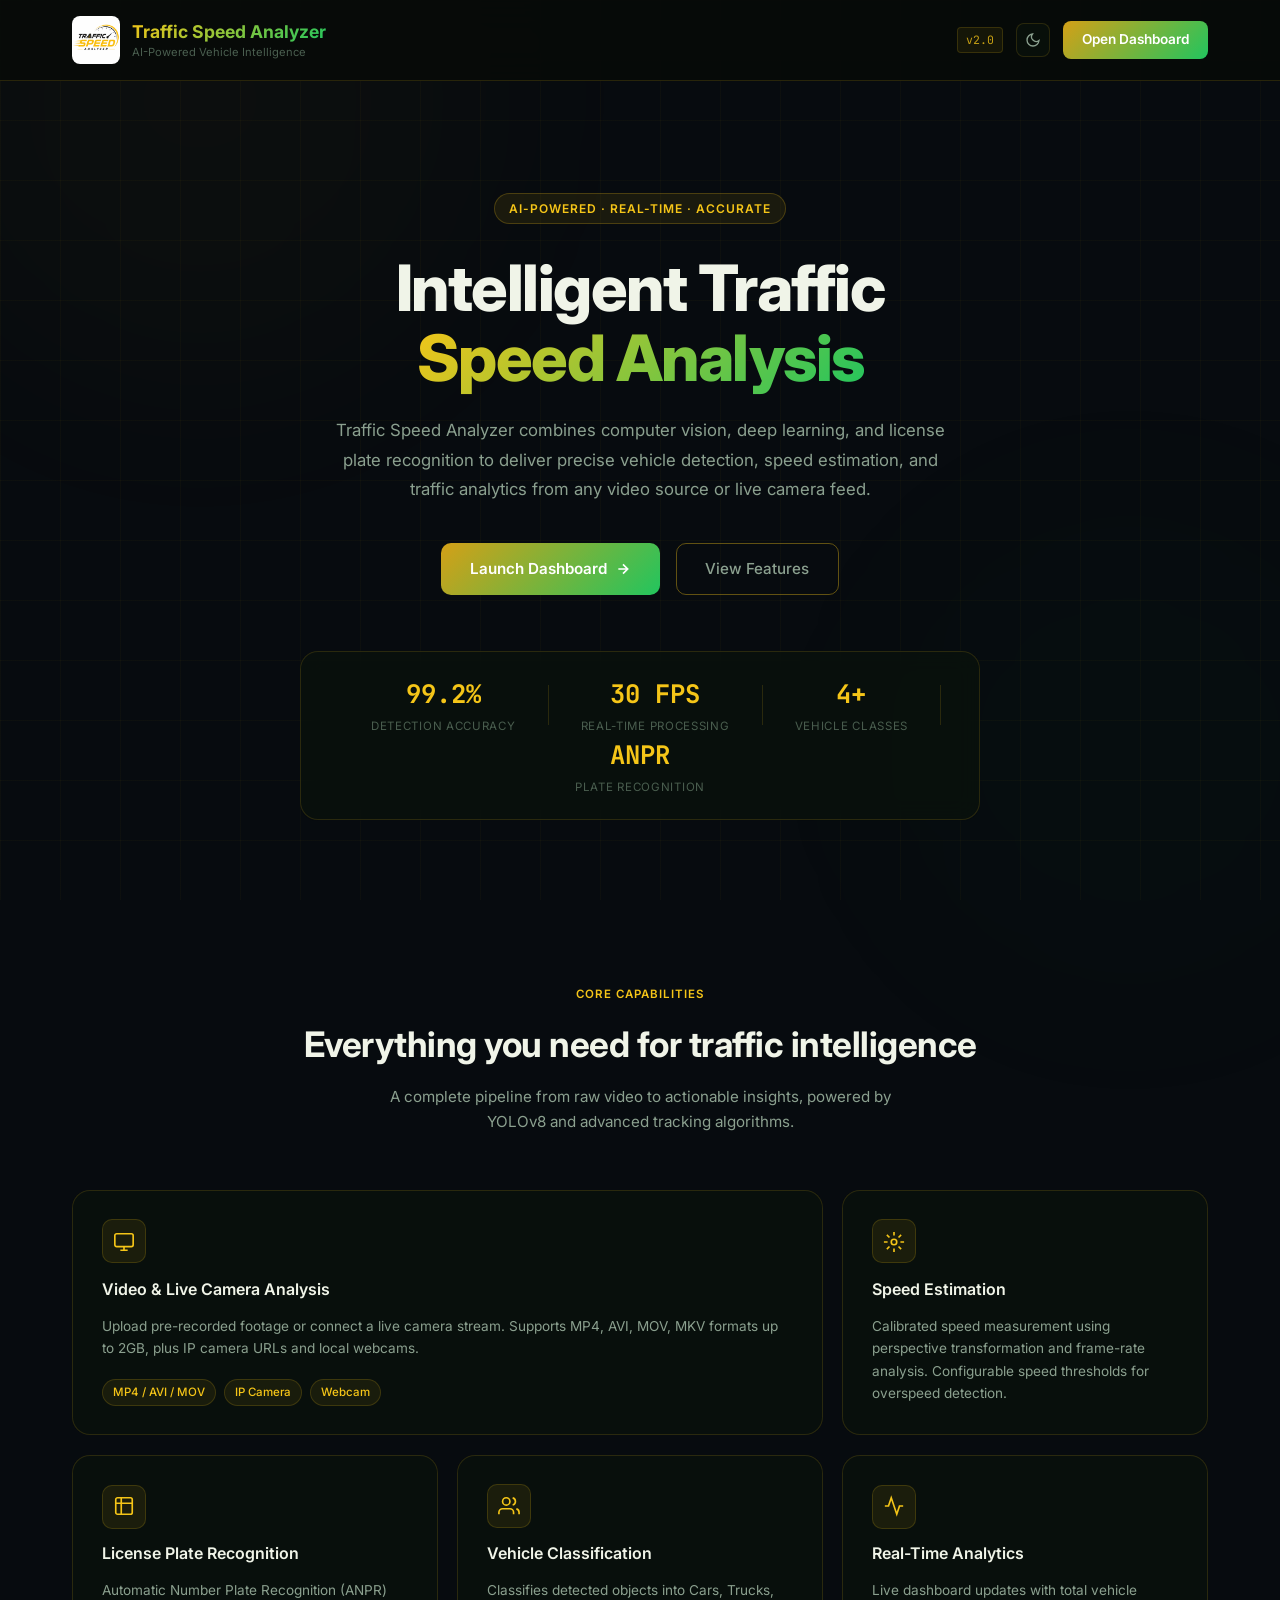
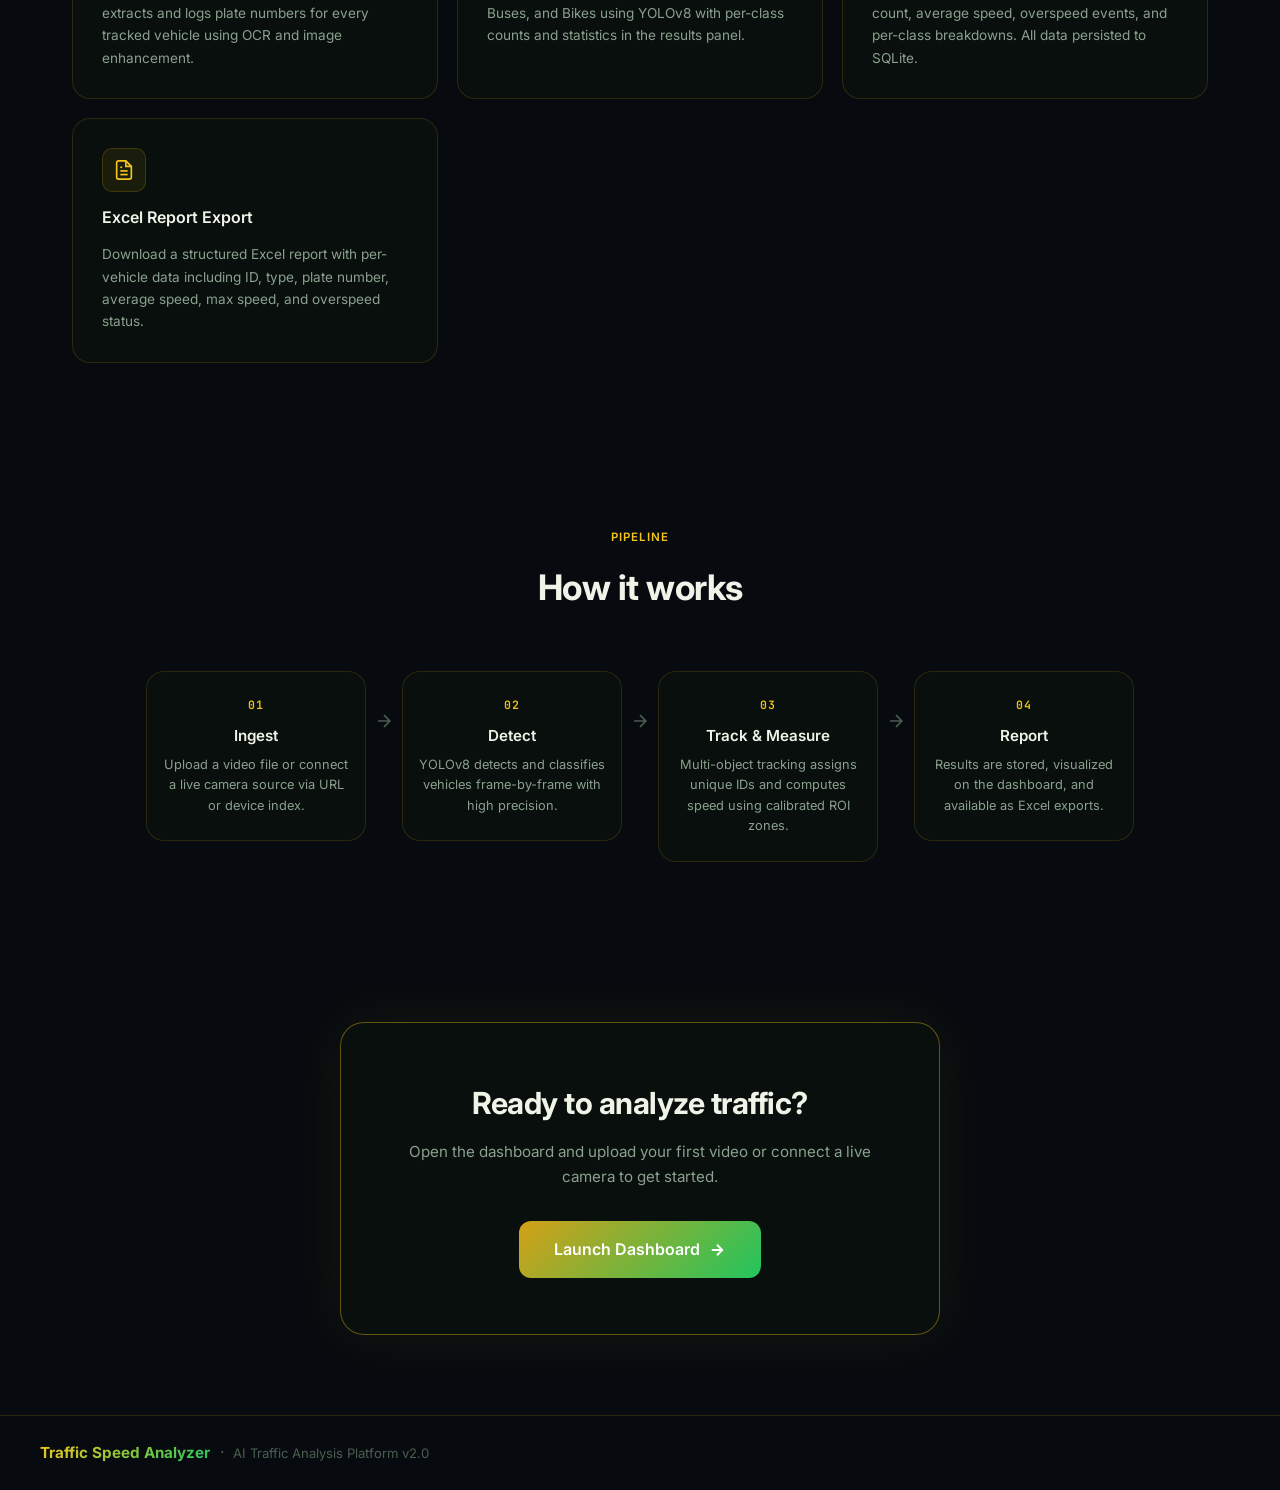
<file: templates/landing.html>
<!DOCTYPE html>
<html lang="en">

<head>
    <meta charset="UTF-8" />
    <meta name="viewport" content="width=device-width, initial-scale=1.0" />
    <title>Traffic Speed Analyzer — AI Traffic Analysis Platform</title>
    <link rel="icon" type="image/svg+xml" href="/static/favicon.svg" />
    <link rel="shortcut icon" href="/static/favicon.svg" />
    <link rel="preconnect" href="https://fonts.googleapis.com" />
    <link
        href="https://fonts.googleapis.com/css2?family=Inter:wght@300;400;500;600;700;800&family=JetBrains+Mono:wght@400;600&display=swap"
        rel="stylesheet" />
    <link rel="stylesheet" href="/static/css/landing.css" />
    <script>if (localStorage.getItem('traffic-analyzer-theme') === 'light') document.documentElement.classList.add('light');</script>
</head>

<body>

    <div class="bg-grid" aria-hidden="true"></div>
    <div class="bg-glow bg-glow-1" aria-hidden="true"></div>
    <div class="bg-glow bg-glow-2" aria-hidden="true"></div>

    <!-- Nav -->
    <nav class="nav">
        <div class="nav-inner">
            <div class="brand">
                <img src="/static/image.png" alt="Traffic Speed Analyzer" class="brand-logo-landing" />
                <div>
                    <div class="brand-name">Traffic Speed Analyzer</div>
                    <div class="brand-sub">AI-Powered Vehicle Intelligence</div>
                </div>
            </div>
            <div class="nav-right">
                <span class="version-tag">v2.0</span>
                <button class="theme-toggle-btn" id="themeToggle" onclick="ThemeManager.toggle()" title="Toggle theme">
                    <svg class="icon-moon" width="16" height="16" viewBox="0 0 24 24" fill="none" stroke="currentColor"
                        stroke-width="2">
                        <path d="M21 12.79A9 9 0 1 1 11.21 3 7 7 0 0 0 21 12.79z" />
                    </svg>
                    <svg class="icon-sun" width="16" height="16" viewBox="0 0 24 24" fill="none" stroke="currentColor"
                        stroke-width="2">
                        <circle cx="12" cy="12" r="5" />
                        <line x1="12" y1="1" x2="12" y2="3" />
                        <line x1="12" y1="21" x2="12" y2="23" />
                        <line x1="4.22" y1="4.22" x2="5.64" y2="5.64" />
                        <line x1="18.36" y1="18.36" x2="19.78" y2="19.78" />
                        <line x1="1" y1="12" x2="3" y2="12" />
                        <line x1="21" y1="12" x2="23" y2="12" />
                        <line x1="4.22" y1="19.78" x2="5.64" y2="18.36" />
                        <line x1="18.36" y1="5.64" x2="19.78" y2="4.22" />
                    </svg>
                </button>
                <a href="/dashboard" class="btn-nav">Open Dashboard</a>
            </div>
        </div>
    </nav>

    <!-- Hero -->
    <section class="hero">
        <div class="hero-inner">
            <div class="hero-badge">AI-Powered · Real-Time · Accurate</div>
            <h1 class="hero-title">
                Intelligent Traffic<br />
                <span class="gradient-text">Speed Analysis</span>
            </h1>
            <p class="hero-desc">
                Traffic Speed Analyzer combines computer vision, deep learning, and license plate recognition
                to deliver precise vehicle detection, speed estimation, and traffic analytics
                from any video source or live camera feed.
            </p>
            <div class="hero-actions">
                <a href="/dashboard" class="btn-primary">
                    Launch Dashboard
                    <svg width="16" height="16" viewBox="0 0 24 24" fill="none" stroke="currentColor"
                        stroke-width="2.5">
                        <path d="M5 12h14M12 5l7 7-7 7" />
                    </svg>
                </a>
                <a href="#features" class="btn-ghost">View Features</a>
            </div>
            <div class="hero-stats">
                <div class="h-stat">
                    <div class="h-stat-value">99.2%</div>
                    <div class="h-stat-label">Detection Accuracy</div>
                </div>
                <div class="h-stat-divider"></div>
                <div class="h-stat">
                    <div class="h-stat-value">30 FPS</div>
                    <div class="h-stat-label">Real-Time Processing</div>
                </div>
                <div class="h-stat-divider"></div>
                <div class="h-stat">
                    <div class="h-stat-value">4+</div>
                    <div class="h-stat-label">Vehicle Classes</div>
                </div>
                <div class="h-stat-divider"></div>
                <div class="h-stat">
                    <div class="h-stat-value">ANPR</div>
                    <div class="h-stat-label">Plate Recognition</div>
                </div>
            </div>
        </div>
    </section>

    <!-- Features -->
    <section class="features" id="features">
        <div class="section-inner">
            <div class="section-header">
                <div class="section-tag">Core Capabilities</div>
                <h2 class="section-title">Everything you need for traffic intelligence</h2>
                <p class="section-desc">A complete pipeline from raw video to actionable insights, powered by YOLOv8 and
                    advanced tracking algorithms.</p>
            </div>

            <div class="features-grid">

                <div class="feature-card feature-card-wide">
                    <div class="feature-icon-wrap">
                        <svg width="22" height="22" viewBox="0 0 24 24" fill="none" stroke="currentColor"
                            stroke-width="1.8">
                            <rect x="2" y="3" width="20" height="14" rx="2" />
                            <path d="M8 21h8M12 17v4" />
                        </svg>
                    </div>
                    <h3 class="feature-title">Video & Live Camera Analysis</h3>
                    <p class="feature-desc">Upload pre-recorded footage or connect a live camera stream. Supports MP4,
                        AVI, MOV, MKV formats up to 2GB, plus IP camera URLs and local webcams.</p>
                    <div class="feature-tags">
                        <span>MP4 / AVI / MOV</span>
                        <span>IP Camera</span>
                        <span>Webcam</span>
                    </div>
                </div>

                <div class="feature-card">
                    <div class="feature-icon-wrap">
                        <svg width="22" height="22" viewBox="0 0 24 24" fill="none" stroke="currentColor"
                            stroke-width="1.8">
                            <circle cx="12" cy="12" r="3" />
                            <path
                                d="M12 1v4M12 19v4M4.22 4.22l2.83 2.83M16.95 16.95l2.83 2.83M1 12h4M19 12h4M4.22 19.78l2.83-2.83M16.95 7.05l2.83-2.83" />
                        </svg>
                    </div>
                    <h3 class="feature-title">Speed Estimation</h3>
                    <p class="feature-desc">Calibrated speed measurement using perspective transformation and frame-rate
                        analysis. Configurable speed thresholds for overspeed detection.</p>
                </div>

                <div class="feature-card">
                    <div class="feature-icon-wrap">
                        <svg width="22" height="22" viewBox="0 0 24 24" fill="none" stroke="currentColor"
                            stroke-width="1.8">
                            <path
                                d="M9 3H5a2 2 0 0 0-2 2v4m6-6h10a2 2 0 0 1 2 2v4M9 3v18m0 0h10a2 2 0 0 0 2-2V9M9 21H5a2 2 0 0 1-2-2V9m0 0h18" />
                        </svg>
                    </div>
                    <h3 class="feature-title">License Plate Recognition</h3>
                    <p class="feature-desc">Automatic Number Plate Recognition (ANPR) extracts and logs plate numbers
                        for every tracked vehicle using OCR and image enhancement.</p>
                </div>

                <div class="feature-card">
                    <div class="feature-icon-wrap">
                        <svg width="22" height="22" viewBox="0 0 24 24" fill="none" stroke="currentColor"
                            stroke-width="1.8">
                            <path d="M17 21v-2a4 4 0 0 0-4-4H5a4 4 0 0 0-4 4v2" />
                            <circle cx="9" cy="7" r="4" />
                            <path d="M23 21v-2a4 4 0 0 0-3-3.87M16 3.13a4 4 0 0 1 0 7.75" />
                        </svg>
                    </div>
                    <h3 class="feature-title">Vehicle Classification</h3>
                    <p class="feature-desc">Classifies detected objects into Cars, Trucks, Buses, and Bikes using YOLOv8
                        with per-class counts and statistics in the results panel.</p>
                </div>

                <div class="feature-card">
                    <div class="feature-icon-wrap">
                        <svg width="22" height="22" viewBox="0 0 24 24" fill="none" stroke="currentColor"
                            stroke-width="1.8">
                            <polyline points="22 12 18 12 15 21 9 3 6 12 2 12" />
                        </svg>
                    </div>
                    <h3 class="feature-title">Real-Time Analytics</h3>
                    <p class="feature-desc">Live dashboard updates with total vehicle count, average speed, overspeed
                        events, and per-class breakdowns. All data persisted to SQLite.</p>
                </div>

                <div class="feature-card">
                    <div class="feature-icon-wrap">
                        <svg width="22" height="22" viewBox="0 0 24 24" fill="none" stroke="currentColor"
                            stroke-width="1.8">
                            <path d="M14 2H6a2 2 0 0 0-2 2v16a2 2 0 0 0 2 2h12a2 2 0 0 0 2-2V8z" />
                            <polyline points="14 2 14 8 20 8" />
                            <line x1="16" y1="13" x2="8" y2="13" />
                            <line x1="16" y1="17" x2="8" y2="17" />
                            <polyline points="10 9 9 9 8 9" />
                        </svg>
                    </div>
                    <h3 class="feature-title">Excel Report Export</h3>
                    <p class="feature-desc">Download a structured Excel report with per-vehicle data including ID, type,
                        plate number, average speed, max speed, and overspeed status.</p>
                </div>

            </div>
        </div>
    </section>

    <!-- How it works -->
    <section class="pipeline">
        <div class="section-inner">
            <div class="section-header">
                <div class="section-tag">Pipeline</div>
                <h2 class="section-title">How it works</h2>
            </div>
            <div class="steps">
                <div class="step">
                    <div class="step-num">01</div>
                    <h4 class="step-title">Ingest</h4>
                    <p class="step-desc">Upload a video file or connect a live camera source via URL or device index.
                    </p>
                </div>
                <div class="step-arrow">
                    <svg width="20" height="20" viewBox="0 0 24 24" fill="none" stroke="currentColor" stroke-width="2">
                        <path d="M5 12h14M12 5l7 7-7 7" />
                    </svg>
                </div>
                <div class="step">
                    <div class="step-num">02</div>
                    <h4 class="step-title">Detect</h4>
                    <p class="step-desc">YOLOv8 detects and classifies vehicles frame-by-frame with high precision.</p>
                </div>
                <div class="step-arrow">
                    <svg width="20" height="20" viewBox="0 0 24 24" fill="none" stroke="currentColor" stroke-width="2">
                        <path d="M5 12h14M12 5l7 7-7 7" />
                    </svg>
                </div>
                <div class="step">
                    <div class="step-num">03</div>
                    <h4 class="step-title">Track & Measure</h4>
                    <p class="step-desc">Multi-object tracking assigns unique IDs and computes speed using calibrated
                        ROI zones.</p>
                </div>
                <div class="step-arrow">
                    <svg width="20" height="20" viewBox="0 0 24 24" fill="none" stroke="currentColor" stroke-width="2">
                        <path d="M5 12h14M12 5l7 7-7 7" />
                    </svg>
                </div>
                <div class="step">
                    <div class="step-num">04</div>
                    <h4 class="step-title">Report</h4>
                    <p class="step-desc">Results are stored, visualized on the dashboard, and available as Excel
                        exports.</p>
                </div>
            </div>
        </div>
    </section>

    <!-- CTA -->
    <section class="cta">
        <div class="cta-inner">
            <h2 class="cta-title">Ready to analyze traffic?</h2>
            <p class="cta-desc">Open the dashboard and upload your first video or connect a live camera to get started.
            </p>
            <a href="/dashboard" class="btn-primary btn-lg">
                Launch Dashboard
                <svg width="18" height="18" viewBox="0 0 24 24" fill="none" stroke="currentColor" stroke-width="2.5">
                    <path d="M5 12h14M12 5l7 7-7 7" />
                </svg>
            </a>
        </div>
    </section>

    <!-- Footer -->
    <footer class="footer">
        <div class="footer-inner">
            <span class="brand-name" style="font-size:0.95rem">Traffic Speed Analyzer</span>
            <span class="footer-sep">·</span>
            <span style="color:var(--text-muted);font-size:0.82rem">AI Traffic Analysis Platform v2.0</span>
        </div>
    </footer>

    <script>
        const ThemeManager = {
            toggle() {
                const isLight = document.documentElement.classList.toggle('light');
                localStorage.setItem('traffic-analyzer-theme', isLight ? 'light' : 'dark');
            },
            init() {
                if (localStorage.getItem('traffic-analyzer-theme') === 'light') {
                    document.documentElement.classList.add('light');
                }
            }
        };
        ThemeManager.init();
    </script>
</body>

</html>
</file>
<file: static/css/landing.css>
/* ============================================================
   Traffic Speed Analyzer — Landing Page
   Dark / Light theme · Yellow / Green accents
   ============================================================ */

*, *::before, *::after { box-sizing: border-box; margin: 0; padding: 0; }

:root {
  --bg-base:       #070b0f;
  --bg-surface:    #0d1510;
  --bg-card:       rgba(10, 18, 12, 0.75);
  --accent-cyan:   #f5c518;
  --accent-green:  #22c55e;
  --text-primary:  #f0f4e8;
  --text-secondary:#8ba08f;
  --text-muted:    #4a5e4f;
  --border:        rgba(245, 197, 24, 0.14);
  --border-glow:   rgba(245, 197, 24, 0.38);
  --header-bg:     rgba(7, 11, 9, 0.88);
  --radius:        12px;
  --radius-lg:     18px;
  --font-body:     'Inter', system-ui, sans-serif;
  --font-mono:     'JetBrains Mono', monospace;
}

html.light {
  --bg-base:       #f8f6ee;
  --bg-surface:    #ffffff;
  --bg-card:       rgba(255, 255, 248, 0.90);
  --accent-cyan:   #c49a00;
  --accent-green:  #16a34a;
  --text-primary:  #1a1a0f;
  --text-secondary:#5a6e50;
  --text-muted:    #9aaa90;
  --border:        rgba(196, 154, 0, 0.2);
  --border-glow:   rgba(196, 154, 0, 0.5);
  --header-bg:     rgba(255, 255, 248, 0.95);
}

html { font-size: 16px; scroll-behavior: smooth; }

body {
  font-family: var(--font-body);
  background: var(--bg-base);
  color: var(--text-primary);
  min-height: 100vh;
  overflow-x: hidden;
  line-height: 1.6;
  transition: background 0.3s ease, color 0.3s ease;
}

/* Background */
.bg-grid {
  position: fixed; inset: 0; pointer-events: none; z-index: 0;
  background-image:
    linear-gradient(rgba(245,197,24,0.03) 1px, transparent 1px),
    linear-gradient(90deg, rgba(245,197,24,0.03) 1px, transparent 1px);
  background-size: 60px 60px;
}
html.light .bg-grid { opacity: 0.4; }

.bg-glow {
  position: fixed; pointer-events: none; z-index: 0;
  border-radius: 50%; filter: blur(120px); opacity: 0.35;
}
html.light .bg-glow { opacity: 0.15; }
.bg-glow-1 { width: 600px; height: 600px; top: -200px; left: -100px; background: rgba(245,197,24,0.07); }
.bg-glow-2 { width: 500px; height: 500px; bottom: -100px; right: -100px; background: rgba(34,197,94,0.06); }

/* Nav */
.nav {
  position: sticky; top: 0; z-index: 100;
  background: var(--header-bg);
  backdrop-filter: blur(20px);
  border-bottom: 1px solid var(--border);
}

.nav-inner {
  max-width: 1200px; margin: 0 auto;
  padding: 1rem 2rem;
  display: flex; align-items: center; justify-content: space-between;
}

.brand { display: flex; align-items: center; gap: 0.75rem; }

.brand-mark {
  width: 38px; height: 38px;
  background: linear-gradient(135deg, #d4a017, #22c55e);
  border-radius: 10px;
  display: flex; align-items: center; justify-content: center;
  font-weight: 800; font-size: 0.72rem; color: #fff; letter-spacing: 0.3px;
}

.brand-logo-landing {
  width: 48px;
  height: 48px;
  flex-shrink: 0;
  border-radius: 8px;
  object-fit: contain;
}

.brand-name {
  font-size: 1.1rem; font-weight: 700;
  background: linear-gradient(135deg, var(--accent-cyan), var(--accent-green));
  -webkit-background-clip: text; -webkit-text-fill-color: transparent; background-clip: text;
}

.brand-sub { font-size: 0.7rem; color: var(--text-muted); margin-top: -2px; }

.nav-right { display: flex; align-items: center; gap: 0.8rem; }

/* Theme toggle button (landing) */
.theme-toggle-btn {
  width: 34px; height: 34px;
  display: flex; align-items: center; justify-content: center;
  background: var(--bg-card); border: 1px solid var(--border);
  border-radius: 8px; cursor: pointer; color: var(--text-secondary);
  transition: all 0.25s ease;
}
.theme-toggle-btn:hover { color: var(--accent-cyan); border-color: var(--border-glow); }
.theme-toggle-btn .icon-sun  { display: none; }
.theme-toggle-btn .icon-moon { display: block; }
html.light .theme-toggle-btn .icon-sun  { display: block; }
html.light .theme-toggle-btn .icon-moon { display: none; }

.version-tag {
  font-family: var(--font-mono); font-size: 0.72rem;
  color: var(--accent-cyan); opacity: 0.8;
  background: rgba(245,197,24,0.08);
  padding: 3px 8px; border-radius: 4px;
  border: 1px solid rgba(245,197,24,0.2);
}

.btn-nav {
  padding: 0.5rem 1.2rem;
  background: linear-gradient(135deg, #d4a017, #22c55e);
  color: #fff; font-weight: 600; font-size: 0.85rem;
  border-radius: 8px; text-decoration: none;
  transition: all 0.25s ease;
}
.btn-nav:hover { filter: brightness(1.1); box-shadow: 0 4px 16px rgba(245,197,24,0.28); transform: translateY(-1px); }

/* Hero */
.hero {
  position: relative; z-index: 1;
  padding: 7rem 2rem 5rem;
  text-align: center;
}

.hero-inner { max-width: 820px; margin: 0 auto; }

.hero-badge {
  display: inline-block;
  font-size: 0.75rem; font-weight: 600; letter-spacing: 1px;
  text-transform: uppercase; color: var(--accent-cyan);
  background: rgba(245,197,24,0.08);
  border: 1px solid rgba(245,197,24,0.22);
  padding: 5px 14px; border-radius: 20px;
  margin-bottom: 1.8rem;
}

.hero-title {
  font-size: clamp(2.6rem, 6vw, 4rem);
  font-weight: 800; line-height: 1.1;
  letter-spacing: -1.5px;
  color: var(--text-primary);
  margin-bottom: 1.4rem;
}

.gradient-text {
  background: linear-gradient(135deg, var(--accent-cyan), var(--accent-green));
  -webkit-background-clip: text; -webkit-text-fill-color: transparent; background-clip: text;
}

.hero-desc {
  font-size: 1.05rem; color: var(--text-secondary);
  max-width: 620px; margin: 0 auto 2.4rem;
  line-height: 1.75;
}

.hero-actions { display: flex; gap: 1rem; justify-content: center; flex-wrap: wrap; margin-bottom: 3.5rem; }

.btn-primary {
  display: inline-flex; align-items: center; gap: 0.5rem;
  padding: 0.8rem 1.8rem;
  background: linear-gradient(135deg, #d4a017, #22c55e);
  color: #fff; font-weight: 600; font-size: 0.95rem;
  border-radius: 10px; text-decoration: none;
  transition: all 0.25s ease;
}
.btn-primary:hover { filter: brightness(1.1); box-shadow: 0 6px 24px rgba(245,197,24,0.3); transform: translateY(-2px); }
.btn-primary.btn-lg { padding: 1rem 2.2rem; font-size: 1rem; border-radius: 12px; }

.btn-ghost {
  display: inline-flex; align-items: center;
  padding: 0.8rem 1.8rem;
  background: transparent;
  color: var(--text-secondary); font-weight: 500; font-size: 0.95rem;
  border: 1px solid var(--border-glow);
  border-radius: 10px; text-decoration: none;
  transition: all 0.25s ease;
}
.btn-ghost:hover { color: var(--text-primary); border-color: var(--accent-cyan); background: rgba(245,197,24,0.05); }

/* Hero stats */
.hero-stats {
  display: flex; align-items: center; justify-content: center;
  gap: 0; flex-wrap: wrap;
  background: var(--bg-card);
  border: 1px solid var(--border);
  border-radius: var(--radius-lg);
  padding: 1.4rem 2rem;
  backdrop-filter: blur(12px);
  max-width: 680px; margin: 0 auto;
}

.h-stat { text-align: center; padding: 0 2rem; }
.h-stat-value { font-size: 1.6rem; font-weight: 700; font-family: var(--font-mono); color: var(--accent-cyan); }
.h-stat-label { font-size: 0.72rem; color: var(--text-muted); text-transform: uppercase; letter-spacing: 0.7px; margin-top: 2px; }
.h-stat-divider { width: 1px; height: 40px; background: var(--border); }

/* Sections */
.section-inner { max-width: 1200px; margin: 0 auto; padding: 0 2rem; }
.section-header { text-align: center; margin-bottom: 3.5rem; }

.section-tag {
  display: inline-block;
  font-size: 0.72rem; font-weight: 600; letter-spacing: 1px;
  text-transform: uppercase; color: var(--accent-cyan);
  margin-bottom: 0.8rem;
}

.section-title {
  font-size: clamp(1.6rem, 3.5vw, 2.2rem);
  font-weight: 700; letter-spacing: -0.5px;
  color: var(--text-primary); margin-bottom: 0.8rem;
}

.section-desc { font-size: 0.95rem; color: var(--text-secondary); max-width: 560px; margin: 0 auto; }

/* Features */
.features { position: relative; z-index: 1; padding: 5rem 0; }

.features-grid {
  display: grid;
  grid-template-columns: repeat(3, 1fr);
  gap: 1.2rem;
}

.feature-card-wide { grid-column: span 2; }

.feature-card {
  background: var(--bg-card);
  border: 1px solid var(--border);
  border-radius: var(--radius-lg);
  padding: 1.8rem;
  backdrop-filter: blur(12px);
  transition: all 0.3s ease;
  display: flex; flex-direction: column; gap: 0.8rem;
}

.feature-card:hover {
  border-color: var(--border-glow);
  box-shadow: 0 0 28px rgba(245,197,24,0.1);
  transform: translateY(-3px);
}

.feature-icon-wrap {
  width: 44px; height: 44px;
  background: rgba(245,197,24,0.08);
  border: 1px solid rgba(245,197,24,0.16);
  border-radius: 10px;
  display: flex; align-items: center; justify-content: center;
  color: var(--accent-cyan);
}

.feature-title { font-size: 1rem; font-weight: 600; color: var(--text-primary); }
.feature-desc  { font-size: 0.85rem; color: var(--text-secondary); line-height: 1.65; }

.feature-tags { display: flex; gap: 0.5rem; flex-wrap: wrap; margin-top: 0.4rem; }
.feature-tags span {
  font-size: 0.72rem; font-weight: 500;
  background: rgba(245,197,24,0.07);
  border: 1px solid rgba(245,197,24,0.16);
  color: var(--accent-cyan);
  padding: 3px 10px; border-radius: 20px;
}

/* Pipeline */
.pipeline { position: relative; z-index: 1; padding: 5rem 0; }

.steps {
  display: flex; align-items: flex-start; justify-content: center;
  gap: 0; flex-wrap: wrap;
}

.step {
  flex: 1; min-width: 160px; max-width: 220px;
  text-align: center; padding: 1.5rem 1rem;
  background: var(--bg-card);
  border: 1px solid var(--border);
  border-radius: var(--radius-lg);
  backdrop-filter: blur(12px);
}

.step-num {
  font-family: var(--font-mono); font-size: 0.72rem; font-weight: 600;
  color: var(--accent-cyan); letter-spacing: 1px;
  margin-bottom: 0.6rem;
}

.step-title { font-size: 0.95rem; font-weight: 600; color: var(--text-primary); margin-bottom: 0.4rem; }
.step-desc  { font-size: 0.8rem; color: var(--text-secondary); line-height: 1.6; }

.step-arrow {
  display: flex; align-items: center; padding: 0 0.5rem;
  color: var(--text-muted); margin-top: 2.5rem;
  flex-shrink: 0;
}

/* CTA */
.cta {
  position: relative; z-index: 1;
  padding: 5rem 2rem;
  text-align: center;
}

.cta-inner {
  max-width: 600px; margin: 0 auto;
  background: var(--bg-card);
  border: 1px solid var(--border-glow);
  border-radius: 24px;
  padding: 3.5rem 2.5rem;
  backdrop-filter: blur(12px);
  box-shadow: 0 0 60px rgba(245,197,24,0.07);
}

.cta-title { font-size: 1.9rem; font-weight: 700; letter-spacing: -0.5px; margin-bottom: 0.8rem; }
.cta-desc  { font-size: 0.95rem; color: var(--text-secondary); margin-bottom: 2rem; }

/* Footer */
.footer {
  position: relative; z-index: 1;
  border-top: 1px solid var(--border);
  padding: 1.5rem 2rem;
}

.footer-inner {
  max-width: 1200px; margin: 0 auto;
  display: flex; align-items: center; gap: 0.6rem;
}

.footer-sep { color: var(--text-muted); }

/* Responsive */
@media (max-width: 900px) {
  .features-grid { grid-template-columns: 1fr 1fr; }
  .feature-card-wide { grid-column: span 2; }
  .steps { gap: 0.5rem; }
  .step-arrow { display: none; }
}

@media (max-width: 640px) {
  .features-grid { grid-template-columns: 1fr; }
  .feature-card-wide { grid-column: span 1; }
  .hero { padding: 4rem 1.2rem 3rem; }
  .hero-stats { padding: 1rem; gap: 0; }
  .h-stat { padding: 0 1rem; }
  .nav-inner { padding: 0.8rem 1.2rem; }
}
</file>
